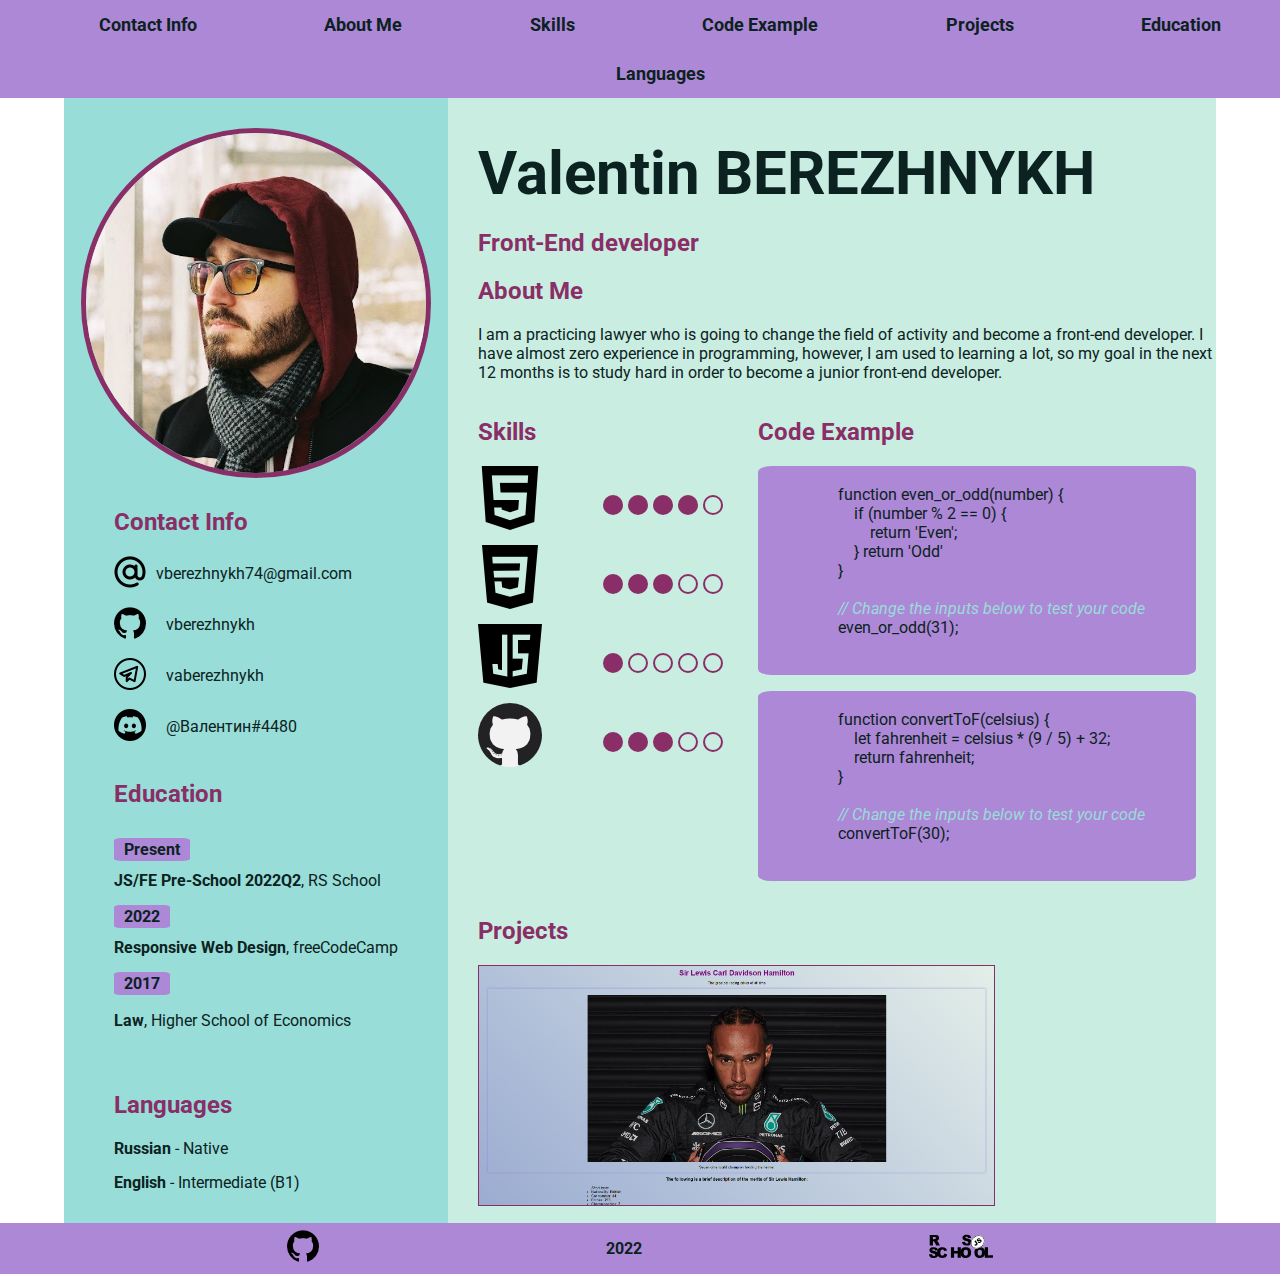
<file: index.html>
<!DOCTYPE html>
<html lang="en">
<head>
    <meta charset="UTF-8">
    <meta http-equiv="X-UA-Compatible" content="IE=edge">
    <meta name="viewport" content="width=device-width, initial-scale=1.0">
    <title>Document</title>
    <link rel="stylesheet" href="style.css">
    <link rel="preconnect" href="https://fonts.googleapis.com">
    <link rel="preconnect" href="https://fonts.gstatic.com" crossorigin>
    <link href="https://fonts.googleapis.com/css2?family=Roboto&display=swap" rel="stylesheet">
</head>
<body>
    <header class="header">
        <nav>
            <ul class="nav-list">
                <li class="nav-item"><a class="nav-link" href="#contact-info">Contact Info</a></li>
                <li class="nav-item"><a class="nav-link" href="#summary">About Me</a></li>
                <li class="nav-item"><a class="nav-link" href="#skills">Skills</a></li>
                <li class="nav-item"><a class="nav-link" href="#code">Code Example</a></li>
                <li class="nav-item"><a class="nav-link" href="#work-experience">Projects</a></li>
                <li class="nav-item"><a class="nav-link" href="#education">Education</a></li>
                <li class="nav-item"><a class="nav-link" href="#languages">Languages</a></li>
            </ul>
        </nav>
    </header>
    <main class="main">
        <div class="left-side">
            <div class="section-img-profile">
                <img class="img-profile" src="assets/img/profile-picture.JPG" alt="profile picture">
            </div>
            <section class="section" id="contact-info">
                <h2>Contact Info</h2>
                <ul class="contact-list">
                    <li class="contact-item">
                        <div class="contact-logo"><img src="assets/svg/email-logo.png" alt=""></div>
                        <div class="contact-url"><a href="mailto:vberezhnykh74@gmail.com" target="_blank">vberezhnykh74@gmail.com</a></div>
                    </li>
                    <li class="contact-item">
                        <div class="contact-logo"><img src="assets/svg/github-blue-logo.png" alt=""></div>
                        <div class="contact-url"><a class="contact-url" href="https://github.com/vberezhnykh" target="_blank">vberezhnykh</a></div>
                    </li>
                    <li class="contact-item">
                        <div class="contact-logo"><img src="assets/svg/telegram-logo.png" alt=""></div>
                        <div class="contact-url"><a class="contact-url" href="https://t.me/vaberezhnykh" target="_blank">vaberezhnykh</a></div>
                    </li>
                    <li class="contact-item">
                        <div class="conact-logo"><img src="assets/svg/discord-logo.png" alt=""></div>
                        <div class="contact-url"><a class="contact-url" href="" target="_blank">@Валентин#4480</a></div>
                    </li>
                </ul>
            </section>
            <section class="section" id="education">
                <h2>Education</h2>
                <ul class="education-list">
                    <li class="education-item">
                        <div class="date">Present</div>
                        <b><a class="education-url" href="https://rs.school/js-stage0/" target="_blank">JS/FE Pre-School 2022Q2</a></b>, RS School </li>
                    <li class="education-item">
                        <div class="date">2022</div>
                        <a class="education-url" href="https://www.freecodecamp.org/certification/vberezhnykh/responsive-web-design" target="_blank"><b>Responsive Web Design</b></a>, freeCodeCamp
                    </li>
                    <li class="education-item">
                        <div class="date">2017</div>
                        <p><b>Law</b>, Higher School of Economics</p> 
                    </li>
                </ul>
            </section>
            <section class="section" id="languages">
                <h2>Languages</h2>
                <ul class="language-list">
                    <li class="language-item"><b>Russian</b> - Native</li>
                    <li class="language-item"><b>English</b> - Intermediate (B1)</li>
                </ul>
            </section>
        </div>
        <div class="right-side">
            <section class="section" id="profile">
                <h1><span class="first-name">Valentin</span><span class="surname"> Berezhnykh</span></h1>
                <h2>Front-End developer</h2>
            </section>
            <section class="section" id="summary">
                <h2>About Me</h2>
                <p>I am a practicing lawyer who is going to change the field of activity and become a front-end developer. I have almost zero experience in programming, 
                    however, I am used to learning a lot, so my goal in the next 12 months is to study hard in order to become a junior front-end developer.</p>
            </section>
            <div class="container">
            <section class="section" id="skills">
                <h2>Skills</h2>
                <div class="skill-block">
                    <div class="skill-logo"><img src="assets/svg/html-logo.png" alt="HTML logo"></div>
                    <ul class="skill-bar">
                        <li class="skill-item"></li>
                        <li class="skill-item"></li>
                        <li class="skill-item"></li>
                        <li class="skill-item"></li>
                        <li class="skill-item-blank"></li>
                    </ul>
                </div>
                <div class="skill-block">
                    <div class="skill-logo"><img src="assets/svg/css3-logo.png" alt="CSS logo"></div>
                    <ul class="skill-bar">
                        <li class="skill-item"></li>
                        <li class="skill-item"></li>
                        <li class="skill-item"></li>
                        <li class="skill-item-blank"></li>
                        <li class="skill-item-blank"></li>
                    </ul>
                </div>
                <div class="skill-block">
                    <div class="skill-logo"><img src="assets/svg/js-logo.png" alt="JavaScript logo"></div>
                    <ul class="skill-bar">
                        <li class="skill-item"></li>
                        <li class="skill-item-blank"></li>
                        <li class="skill-item-blank"></li>
                        <li class="skill-item-blank"></li>
                        <li class="skill-item-blank"></li>
                    </ul>
                </div>
                <div class="skill-block">
                    <div class="skill-logo"><img src="assets/svg/github-logo.png" alt="GitHub logo"></div>
                    <ul class="skill-bar">
                        <li class="skill-item"></li>
                        <li class="skill-item"></li>
                        <li class="skill-item"></li>
                        <li class="skill-item-blank"></li>
                        <li class="skill-item-blank"></li>
                    </ul>
                </div>
            </section>
            <section class="section" id="code">
                <h2>Code Example</h2>
                <div class="code-block">
                    <pre>
                    <code>
                    function even_or_odd(number) {
                        if (number % 2 == 0) {
                            return 'Even';
                        } return 'Odd'
                    }

                    <span class="grey-text">// Change the inputs below to test your code</span>
                    even_or_odd(31);
                    </code>
                    </pre>
                </div>
                <div class="code-block">
                <pre>
                <code>
                    function convertToF(celsius) {
                        let fahrenheit = celsius * (9 / 5) + 32;
                        return fahrenheit;
                    }
    
                    <span class="grey-text">// Change the inputs below to test your code</span>
                    convertToF(30);
                </code>
                </pre>
                </div>
            </section>
            </div>
            <section class="section" id="work-experience">
                <h2>Projects</h2>
                <a href="http://testdomainname.ru/" target="_blank"><img class="img-project" src="assets/img/project-preview.png" alt="Preview of the tribute project picture"></a>
            </section>           
        </div>    
    </main>
    <footer class="footer">
        <a href="https://github.com/vberezhnykh" target="_blank"><img src="assets/svg/github-blue-logo.png" alt="GitHub logo"></a>
        <p><b>2022</b></p>
        <a href="https://rs.school/js-stage0/" target="_blank"><img src="assets/svg/rs-school-logo.svg" alt="course logo" width="64"></a>
    </footer>
</body>
</html>
</file>
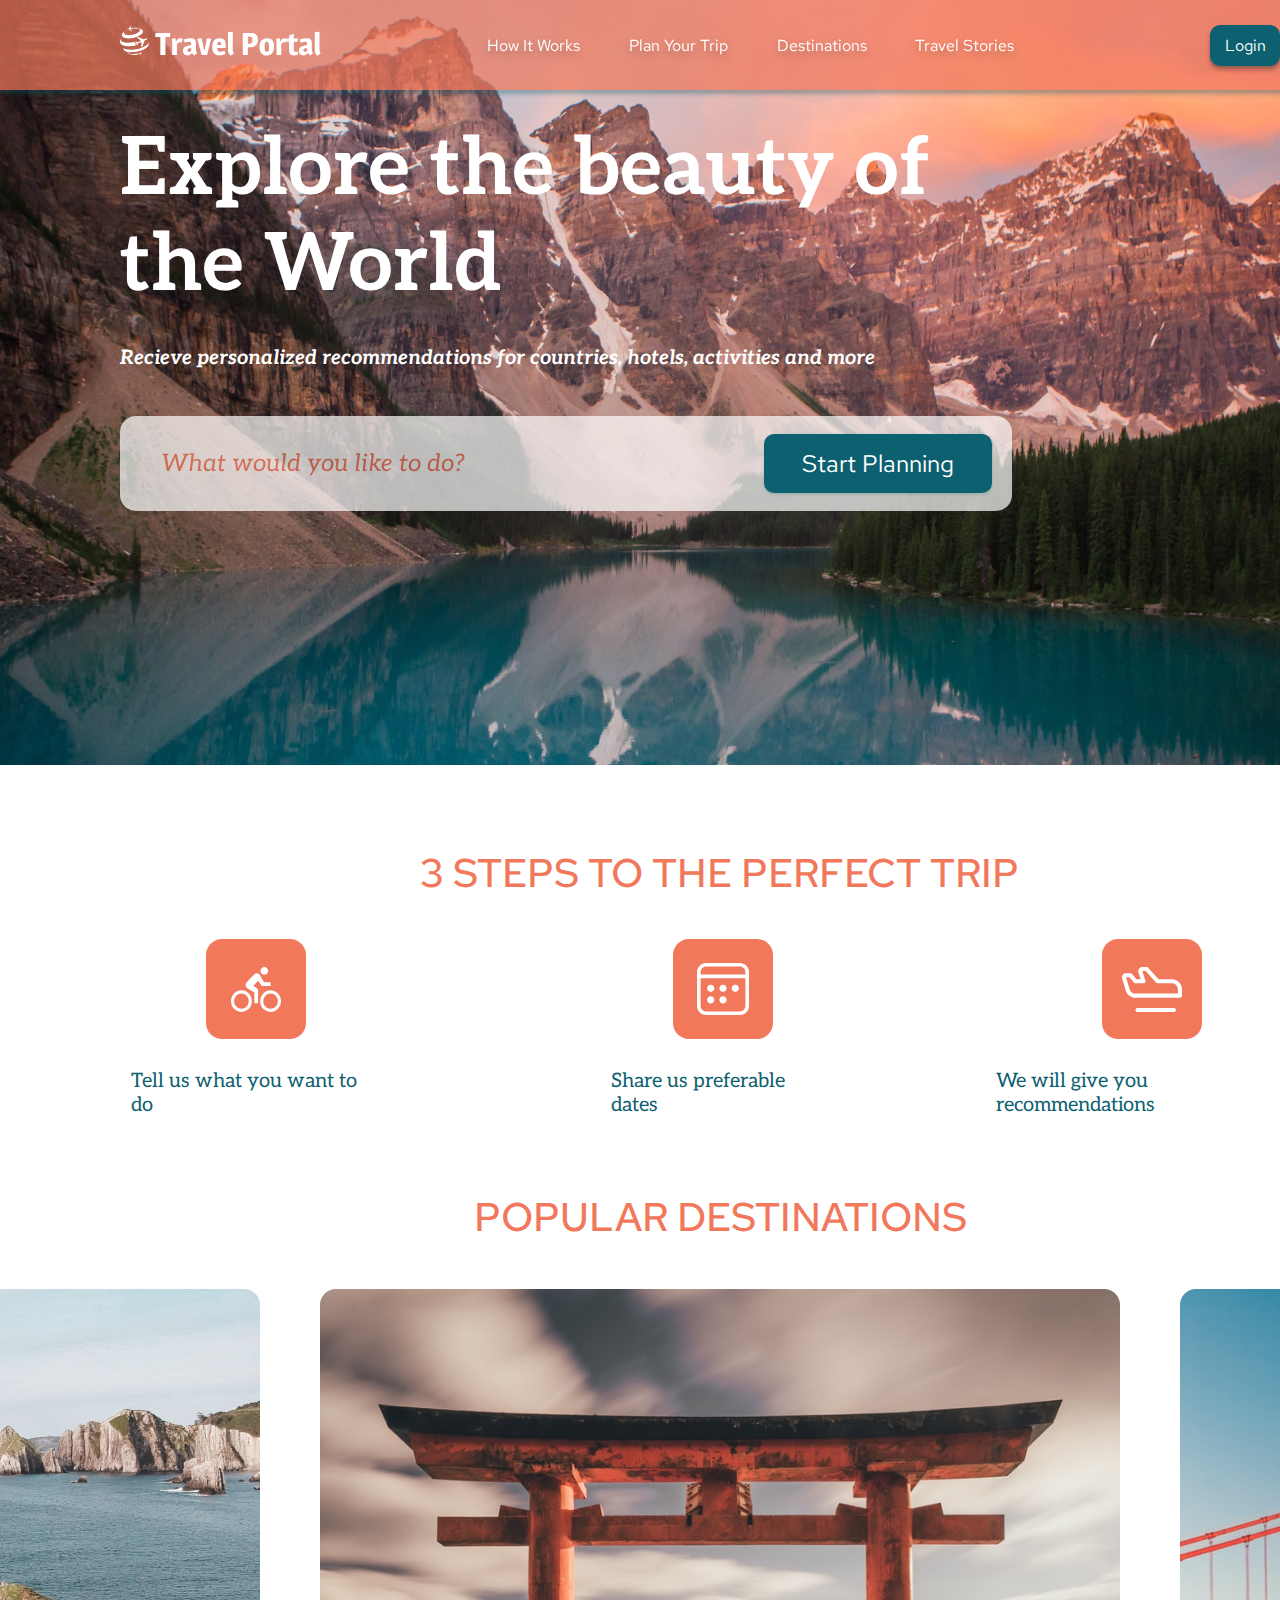
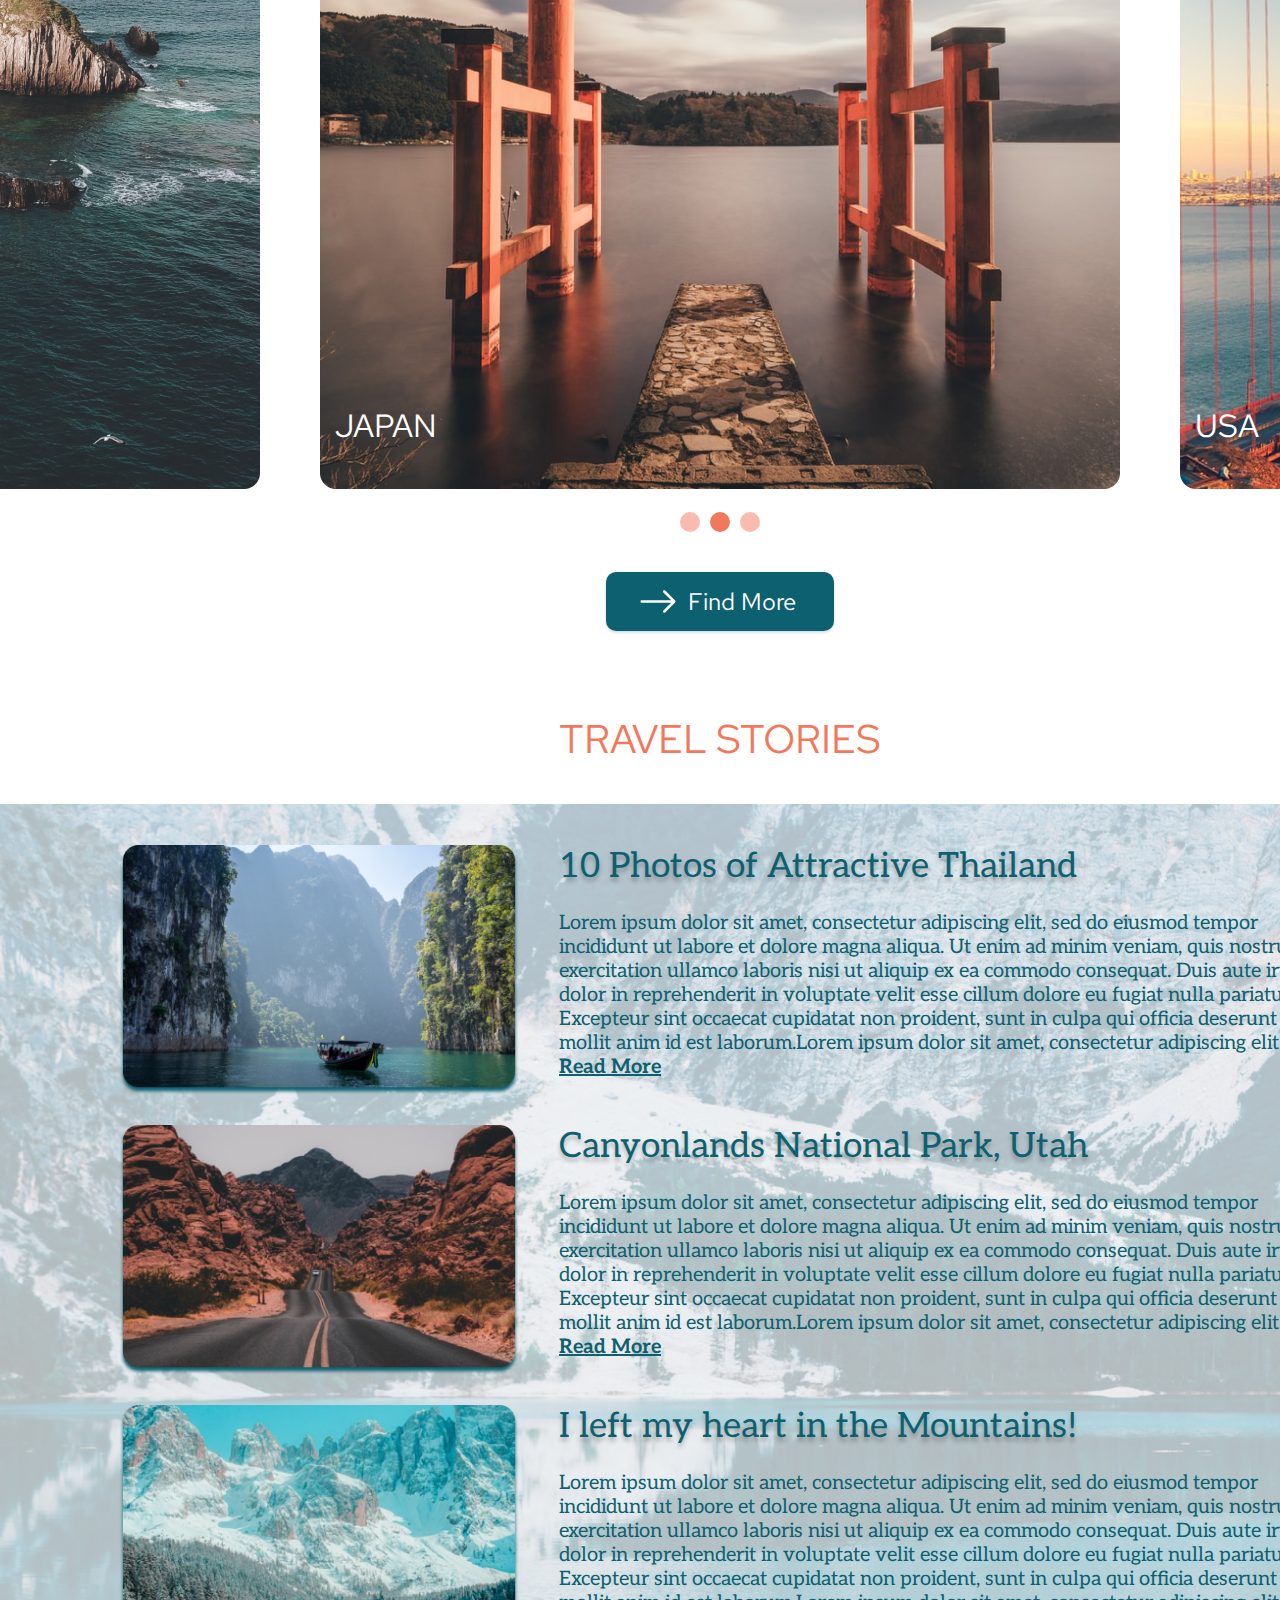
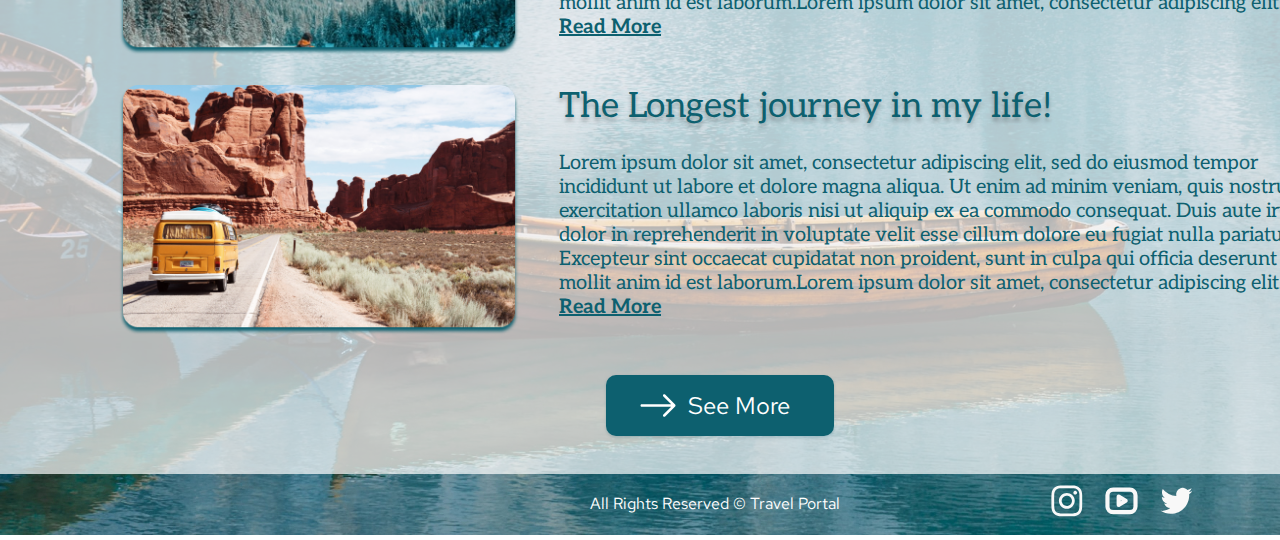
<file: travel/index.html>
<!DOCTYPE html>
<html lang="zxx">
<head>
    <meta charset="UTF-8">
    <meta http-equiv="X-UA-Compatible" content="IE=edge">
    <meta name="viewport" content="width=device-width, initial-scale=1.0">
    <title>Travel Portal</title>
    <link rel="stylesheet" href="style.css">
    <link rel="preconnect" href="https://fonts.googleapis.com">
    <link rel="preconnect" href="https://fonts.gstatic.com" crossorigin>
    <link href="https://fonts.googleapis.com/css2?family=Aleo:ital,wght@0,400;0,700;1,400;1,700&family=Red+Hat+Text:wght@500&display=swap" rel="stylesheet">
    <link rel="icon" href="assets/svg/favicon.svg">
</head>
<body>
    <header class="header">
        <img class="header-logo" src="assets/svg/travel-portal-logo.svg" alt="Travel Portal Logo">
        <nav class="nav">
           <ul class="nav-list">
            <li class="nav-item"><a href="#preview">How It Works</a></li>
            <li class="nav-item"><a href="#steps">Plan Your Trip</a></li>
            <li class="nav-item"><a href="#destinations">Destinations</a></li>
            <li class="nav-item"><a href="#stories">Travel Stories</a></li>
           </ul> 
        </nav>
        <button class="button navbtn">Login</button>
    </header>
    <div class="header-background"></div>
    <main>
        <div class="background-img-1"><img src="assets/img/background-img-1.jpg" alt=""></div>
        <section id="preview">
            <div class="preview-background">
                <div class="preview-card">
                    <h1>Explore the beauty of the World</h1>
                    <p>Recieve personalized recommendations for countries, hotels, activities and more</p>
                    <div class="search-container">
                        <input class="input" id="search" type="text" placeholder="What would you like to do?"><button class="button previewbtn">Start Planning</button>
                    </div>
                </div>
            </div>
        </section>
        <section id="steps">
            <div class="steps-block">
                <h2>3 STEPS TO THE PERFECT TRIP</h2>
                <div class="steps-figures">
                    <figure>
                        <div class="steps-image">
                            <img class="logo-1" src="assets/svg/bicycle-logo.svg" alt="bicycle-logo">
                        </div>
                        <figcaption>Tell us what you want to do</figcaption>
                    </figure>
                    <figure>
                        <div class="steps-image">
                            <img class="logo-2" src="assets/svg/calendar.svg" alt="calendar-logo">
                        </div>
                        <figcaption>Share us preferable dates</figcaption>
                    </figure>
                    <figure>
                        <div class="steps-image">
                            <img class="logo-3" src="assets/svg/airplane.svg" alt="airplane-logo">
                        </div>
                        <figcaption>We will give you recommendations</figcaption>
                    </figure>
                </div>
            </div>   
        </section>
        <section id="destinations">
            <div class="destinations-block">
                <h2>POPULAR DESTINATIONS</h2>
                <div class="destinations-figures">
                    <figure>
                        <div class="destinations-image">
                            <img src="assets/img/spain.jpg" alt="Spain">
                        </div>
                        <figcaption class="destination-caption">SPAIN</figcaption>
                    </figure>
                    <figure>
                        <div class="destinations-image">
                            <img src="assets/img/japan.jpg" alt="Japan">
                        </div>
                        <figcaption class="destination-caption">JAPAN</figcaption>
                    </figure>
                    <figure>
                        <div class="destinations-image">
                            <img src="assets/img/USA.jpg" alt="USA">
                        </div>
                        <figcaption class="destination-caption">USA</figcaption>
                    </figure>
                </div>
                <div class="indicator">
                    <ul>
                        <li><div class="filled not-filled"></div></li>
                        <li><div class="filled"></div></li>
                        <li><div class="filled not-filled"></div></li>
                    </ul>
                </div>
                <button class="button destinationsbtn">
                    <div class="btn-wrapper"><!--Element div not allowed as child of element button in this context. (Suppressing further errors from this subtree.) same in line 146-->
                        <img src="assets/svg/bi_arrow-right.svg" alt="">Find More
                    </div>
                </button>
            </div>
        </section>
       <section id="stories">
            <div class="overlay"></div>
            <div class="stories-block">
                <h2>TRAVEL STORIES</h2>
                <div class="stories-section">
                    <div class="story-card">
                        <img src="assets/img/thailand.png" alt="image">
                        <div class="text-block">
                            <h3>10 Photos of Attractive Thailand</h3>
                            <p>Lorem ipsum dolor sit amet, consectetur adipiscing elit, sed do eiusmod tempor incididunt ut labore et dolore magna aliqua. Ut enim ad minim veniam, quis nostrud exercitation 
                                ullamco laboris nisi ut aliquip ex ea commodo consequat. Duis aute irure dolor in reprehenderit in voluptate velit esse cillum dolore eu fugiat nulla pariatur. Excepteur 
                                sint occaecat cupidatat non proident, sunt in culpa qui officia deserunt mollit anim id est laborum.Lorem ipsum dolor sit amet, consectetur adipiscing elit... <a href="">Read More</a></p>
                        </div>
                    </div>
                    <div class="story-card">
                        <img src="assets/img/utah.png" alt="image">
                        <div class="text-block">
                            <h3>Canyonlands National Park, Utah</h3>
                            <p>Lorem ipsum dolor sit amet, consectetur adipiscing elit, sed do eiusmod tempor incididunt ut labore et dolore magna aliqua. Ut enim ad minim veniam, quis nostrud exercitation 
                                ullamco laboris nisi ut aliquip ex ea commodo consequat. Duis aute irure dolor in reprehenderit in voluptate velit esse cillum dolore eu fugiat nulla pariatur. Excepteur sint 
                                occaecat cupidatat non proident, sunt in culpa qui officia deserunt mollit anim id est laborum.Lorem ipsum dolor sit amet, consectetur adipiscing elit... <a href="">Read More</a></p>
                        </div>
                    </div>
                    <div class="story-card">
                        <img src="assets/img/mountains.png" alt="image">
                        <div class="text-block">
                            <h3>I left my heart in the Mountains!</h3>
                            <p>Lorem ipsum dolor sit amet, consectetur adipiscing elit, sed do eiusmod tempor incididunt ut labore et dolore magna aliqua. Ut enim ad minim veniam, quis nostrud exercitation 
                                ullamco laboris nisi ut aliquip ex ea commodo consequat. Duis aute irure dolor in reprehenderit in voluptate velit esse cillum dolore eu fugiat nulla pariatur. Excepteur sint 
                                occaecat cupidatat non proident, sunt in culpa qui officia deserunt mollit anim id est laborum.Lorem ipsum dolor sit amet, consectetur adipiscing elit... <a href="">Read More</a></p>
                        </div>
                    </div>
                    <div class="story-card">
                        <img src="assets/img/utah2.png" alt="image">
                        <div class="text-block">
                            <h3>The Longest journey in my life!</h3>
                            <p>Lorem ipsum dolor sit amet, consectetur adipiscing elit, sed do eiusmod tempor incididunt ut labore et dolore magna aliqua. Ut enim ad minim veniam, quis nostrud exercitation 
                                ullamco laboris nisi ut aliquip ex ea commodo consequat. Duis aute irure dolor in reprehenderit in voluptate velit esse cillum dolore eu fugiat nulla pariatur. Excepteur sint 
                                occaecat cupidatat non proident, sunt in culpa qui officia deserunt mollit anim id est laborum.Lorem ipsum dolor sit amet, consectetur adipiscing elit... <a href="">Read More</a></p>
                        </div>
                    </div>
                </div>
                <button class="button storiesbtn">
                    <div class="btn-wrapper"> <!--Element div not allowed as child of element button in this context. (Suppressing further errors from this subtree.) same in line 97-->
                        <img src="assets/svg/bi_arrow-right.svg" alt="">See More
                    </div>
                </button>
            </div>
        </section>
        <div class="background-image-2"><img src="assets/img/background-img-2.jpg" alt=""></div>
        <div class="footer-background"></div>
    </main>
   <footer>
        <div class="footer-text">All Rights Reserved © Travel Portal</div>
        <div class="social-media">
            <ul>
                <li><a href=""><img src="assets/svg/instagram.svg" alt=""></a></li>
                <li><a href=""><img src="assets/svg/youtube.svg" alt=""></a></li>
                <li><a href=""><img src="assets/svg/twitter.svg" alt=""></a></li>
            </ul>
        </div>
    </footer>
</body>
</html>
</file>
<file: style.css>
:root {
    --main-color: #C9EDE1;
    --aside-color: #98DDD8;
    --additional-color: #8A2E67; 
    --header-footer-color: #AD88D7;
    --text-color: #0B2221;
}

* {
    box-sizing: border-box;
    font-family: Roboto, sans-serif;
    color: var(--text-color);
}

html {
    scroll-behavior: smooth;
}

body {
    margin: 0;
    padding: 0;
    min-height: 100vh;
    overflow-x: hidden;
    display: flex;
    flex-direction: column;
    justify-content: space-between;
}

main, footer {
    display: flex;
}

section {
    padding-left: 30px;
}

.section-img-profile {
    padding-left: 0;
}

h1, h2 {
    color: var(--additional-color);
}

h1 {
    font-size: 60px;
    margin-bottom: 0;
}

.header {
    background-color: var(--header-footer-color);
}

.nav {
    display: block;
}

.nav-list {
    display: flex;
    flex-direction: row;
    flex-wrap: wrap;
    justify-content: space-around;
    align-items: center;
    list-style: none;
    margin: 0 -5px;
}

.nav-item {
    margin: 0 45px;
}

.nav-item a:hover {
    background-color: var(--text-color);
    color: var(--header-footer-color);
    transition: 0.3s linear
}

.nav-link {
    text-decoration: none;
    color: var(--text-color);
    font-size: 18px;
    font-weight: bold;
    display: block;
    padding: 14px 10px;
}

.left-side {
    width: 30%;
    margin-left: 5%;
    background-color: var(--aside-color);
}

.right-side {
    width: 60%;
    background-color: var(--main-color);
}

.img-profile {
    display: block;
    width: 350px;
    border-radius: 50%;
    border: 5px solid var(--additional-color);
    margin: 30px auto;
}

.first-name {
    color: var(--text-color);
}

.surname {
    text-transform: uppercase;
}

#contact-info {
    padding-left: 50px;
}

.contact-list {
    list-style: none;
    padding: 0;
}

.contact-item {
    padding-bottom: 15px;
    display: flex;
    align-items: center;
}

.contact-item a:hover {
    text-decoration: underline 0.15em var(--additional-color);
    color: var(--additional-color);
    transition: 0.3s linear;
}


.contact-url {
    align-items: center;
    padding-left: 10px;
    text-decoration: none;
    color: var(--text-color);
}

.contact-url a {
    text-decoration: none;
    color: var(--text-color);
}

.date {
    background-color: var(--header-footer-color);
    text-align: center;
    border-radius: 10%;
    padding: 2px 10px;
    font-weight: bold;
    margin-bottom: 10px;
    width: fit-content;
}

.education-item a:hover {
    text-decoration: underline 0.15em var(--additional-color);
    color: var(--additional-color);
    transition: 0.3s linear;
}

.education-item a:visited {
    color: var(--text-color);
}


.education-url {
    text-decoration: none;
    color: var(--text-color);
}

a {
    text-decoration: none;
}

#education {
    padding-left: 50px;
}

.education-list {
    list-style: none;
    padding: 10px 0 10px 0;
}

.education-item {
    padding-bottom: 15px;
}

#languages {
    padding-left: 50px;
}

.language-list {
    list-style: none;
    padding: 0;
}

.language-item {
    padding-bottom: 15px;
}

.code-block {
    background-color: var(--header-footer-color);
    border-radius: 3%;
    margin-bottom: 10px;
    margin-right: 20px;
}

.container {
    display: flex;
    justify-content: space-between;
}

#code {
    width: 70%;
}

.grey-text {
    color: var(--aside-color);
    font-style: italic;
}

#skills {
    width: 40%;
}

.skill-block {
    display: flex;
    align-items: center;
}

.skill-bar {
    display: flex;
    align-items: center;
    list-style: none;
}

.skill-logo {
    display: flex;
    flex-direction: row;
    flex-wrap: wrap; 
    width: 40%;
    margin-bottom: 15px;   
}

.skill-item {
    width: 20px;
    height: 20px;
    background-color: var(--additional-color);
    border-radius: 50%;
    margin-right: 5px;
}

.skill-item:hover {
    width: 25px;
    height: 25px;
    transition: all .3s linear;
}

.skill-item-blank {
    width: 20px;
    height: 20px;
    background-color: var(--main-color);
    border-radius: 50%;
    margin-right: 5px;
    border: 2px solid var(--additional-color);
}

.skill-item-blank:hover {
    width: 25px;
    height: 25px;
    transition: all .3s linear;
}

.img-project {
    width: 70%;
    border: 1px solid var(--additional-color);
}

.footer {
    display: flex;
    align-items: center;
    justify-content: space-evenly;
    background-color: var(--header-footer-color);
}
</file>
<file: travel/style.css>
* { 
    box-sizing: border-box;
}

html {
    scroll-behavior: smooth;
}

body {
    margin: 0 auto;
    padding: 0;
    max-width: 1440px;
    font-family: 'Red Hat Text', sans-serif;
    font-size: 16px;
    overflow-x: hidden;
}

main {
    max-height: 3500px;
}

h1 {
    font-family: Aleo;
    font-size: 80px;
    color: #fff;
    margin-top: 0;
    margin-bottom: 32px;
}

.header {
    padding: 0;
    height: 90px;
    display: flex;
    justify-content: flex-start;
    align-items: center;
}

.header-background {
    background-color: #F2785C;
    box-shadow: 0px 4px 4px rgba(13, 96, 111, 0.5);
    height: 90px;
    width: 1440px;
    position: absolute;
    top: 0px;
    opacity: 70%;
    z-index: -1;
}

.header-logo {
    width: 216px;
    height: 31px;
    margin-left: 120px;
    margin-right: 158px;
    align-self: flex-start;
    margin-top: 25px;
}

.nav {
    display: flex;
}

.nav-list {
    display: flex;
    justify-content: space-between;
    list-style: none;
    margin-right: 196px;
    padding-inline-start: 0;
    width: 527px;
    filter: drop-shadow(0px 4px 4px rgba(0, 0, 0, 0.25));
}

nav a {
    text-decoration: none;
    color: #FFFFFF;
}

.button {
    background-color: #0D606F;
    color: #fff;
    font-size: inherit;
    font-family: inherit;
    border-radius: 10px;
    border: none;
}

.navbtn {
    width: 103px;
    height: 41px;
    box-shadow: 0px 4px 4px rgba(0, 0, 0, 0.25), 0px 2px 3px rgba(13, 96, 111, 0.16);
}

.background-img-1 {
    position: absolute;
    top: 0px;
    z-index: -2;
}

.preview-card {
    width: 892px;
    height: 422px;
    color: white;
    position: relative;
    left: 120px;
    top: 32px;
}

.preview-card p {
    font-family: Aleo;
    font-weight: bold;
    font-style: italic;
    font-size: 20px;
    margin-bottom: 46px;
}

.input {
    width: 892px;
    height: 95px;
    border-radius: 16px;
    opacity: 0.7;
    color: #F2785C;
    font-size: 24px;
    font-family: Aleo;
    padding-left: 41px;
    border: none;
}

input::placeholder {
    color: #F2785C;
    font-family: Aleo;
    font-style: italic;
    font-size: 24px;
}

.previewbtn {
    width: 228px;
    height: 59px;
    font-size: 24px;
    position: relative;
    bottom: 77px;
    left: 644px;
    box-shadow: 0px 0px 3px rgba(13, 96, 111, 0.08), 0px 2px 3px rgba(13, 96, 111, 0.16);
}

.steps-block {
    width: 1177px;
    height: 247px;
    position: relative;
    left: 131px;
    margin-top: 334px;
}

.steps-block h2 {
    color: #F2785C;
    font-size: 40px;
    font-family: "Red Hat Text";
    font-weight: 500;
    text-align: center;
    margin: 0;
}

.steps-figures {
    display: flex;
    justify-content: space-between;
}

.steps-figures figure:first-child {
    padding-right: 230px;
}

.steps-figures figure:last-child {
    padding-left: 161px;
}

.steps-figures figure {
    margin: 40px 0 0 0;
}

.steps-image {
    background-color: #F2785C;
    width: 100px;
    height: 100px;
    border-radius: 16px;
    margin: 0 auto 30px;
}

.logo-1 {
    padding: 28px 25px 27px;
}

.logo-2 {
    padding: 24px;
}

.logo-3 {
    padding: 28px 20px 27px;
}

.steps-block figcaption {
    color: #0D606F;
    font-family: Aleo;
    font-weight: 400;
    font-size: 20px;
}

.destinations-block {
    width: 2520px;
    height: 1042px;
    position: relative;
    left: -540px;
    margin-top: 97px;
    margin-bottom: 80px;
}

.destinations-block h2 {
    color: #F2785C;
    font-size: 40px;
    font-weight: 500;
    text-align: center;
    margin: 0 auto 46px;
}

.destinations-figures {
    display: flex;
    justify-content: center;
}

.destinations-figures figure {
    margin: 0 30px 0px 30px;
}

.destination-caption {
    position: relative;
    bottom: 90px;
    left: 15px;
    color: white;
    font-size: 32px;
}

.indicator {
    width: 80px;
    margin: 0 auto;
}

.indicator ul {
    display: flex;
    justify-content: space-between;
    list-style: none;
    gap: 10px;
    padding-left: 0;
    margin-bottom: 40px;
    margin-top: -25px;
}

.filled {
    width: 20px;
    height: 20px;
    background-color: #F2785C;
    border-radius: 50px;
}

.not-filled {
    opacity: 50%;
}

.destinationsbtn {
    display: block;
    margin: 0 auto;
    font-size: 24px;
    width: 228px;
    height: 59px;
    box-shadow: 0px 0px 3px rgba(13, 96, 111, 0.08), 0px 2px 3px rgba(13, 96, 111, 0.16);
    padding: 0;
}

.btn-wrapper {
    display: flex;
    align-items: center;
}
.btn-wrapper img {
    padding-left: 32px;
    padding-right: 10px;
}

.stories-block {
    width: 1201px;
    height: 1322px;
    position: relative;
    left: 119px;
}

.stories-block h2 {
    font-family: 'Red Hat Text';
    font-weight: normal;
    font-size: 40px;
    color: #F2785C;
    text-align: center;
    margin-bottom: 80px;
}

.stories-section {
    display: flex;
    width: 100%;
    flex-wrap: wrap;
}

.story-card {
    display: flex;
    width: 100%;
}

.story-card img {
    width: 400px;
    height: 250px;
    margin-bottom: 30px;
}

.text-block {
    width: 760px;
    margin-left: 40px;
}

.text-block h3 {
    font-family: Aleo;
    font-weight: 400;
    color: #0D606F;
    font-size: 35px;
    margin-top: 0;
    margin-bottom: 24px;
    text-shadow: 0px 4px 4px rgba(0, 0, 0, 0.25);
}

.text-block p {
    font-family: Aleo;
    color: #0D606F;
    font-size: 20px;
    font-weight: 400;
}

.text-block a {
    color: #0D606F;
    font-weight: bold;
}

.storiesbtn {
    width: 228px;
    display: block;
    margin: 10px auto 0;
    padding: 10px 32px;
    font-size: 24px;
    box-shadow: 0px 0px 3px rgba(13, 96, 111, 0.08), 0px 2px 3px rgba(13, 96, 111, 0.16);
}

.storiesbtn img {
    padding: 0 10px 0 0;
}

.background-image-2 {
    position: relative;
    bottom: 1230px;
    z-index: -2;
}

.footer-background {
    background-color: #fff;
    height: 1270px;
    width: 1442px;
    opacity: 70%;
    z-index: -1;
    position: relative;
    bottom: 2566px;
}

footer {
    display: flex;
    align-items: center;
    height: 61px;
    margin-top: 83px;
}

.footer-text {
    width: 82%;
    color: white;
    padding-left: 590px;
}

.social-media {
    width: 18%;
}

.social-media ul {
    display: flex;
    gap: 20px;
    padding-left: 0;
}

.social-media li {
    list-style: none;
}
</file>
